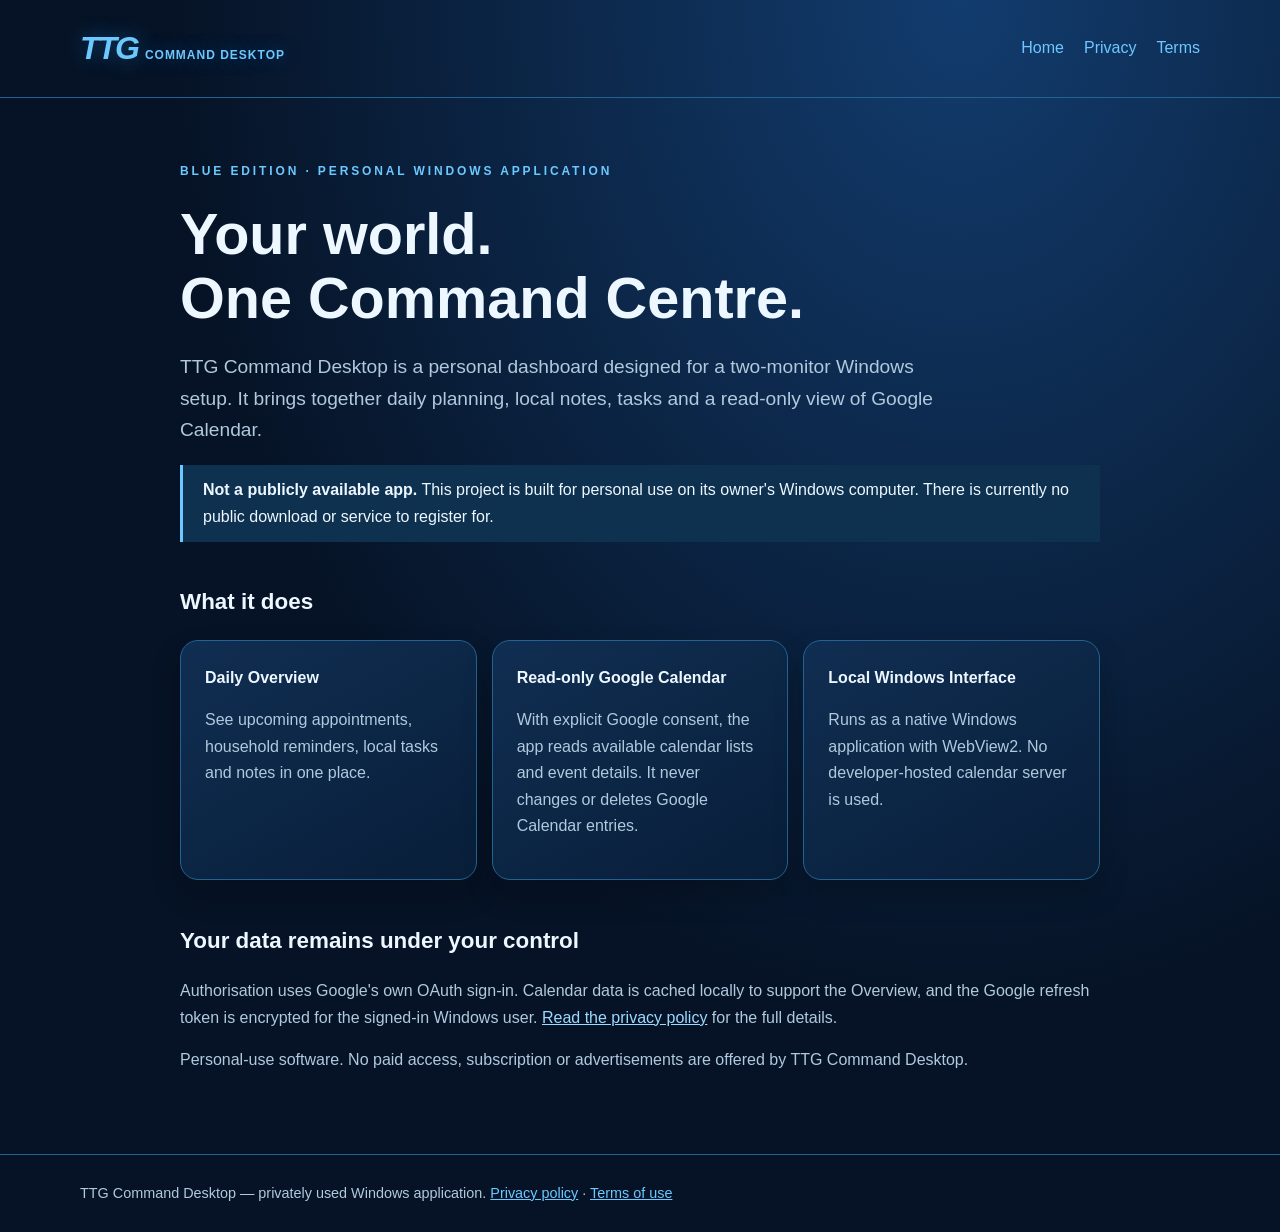
<file: index.html>
<!doctype html><html lang="en-GB"><head><meta charset="utf-8"><meta name="viewport" content="width=device-width,initial-scale=1"><title>Home | TTG Command Desktop</title><meta name="description" content="TTG Command Desktop is a private Windows command centre with a read-only Google Calendar integration."><link rel="stylesheet" href="./style.css"></head><body><header><div class="logo">TTG <small style="font-style:normal;font-size:12px;letter-spacing:1px">COMMAND DESKTOP</small></div><nav aria-label="Site navigation"><a href="./index.html">Home</a><a href="./privacy.html">Privacy</a><a href="./terms.html">Terms</a></nav></header><main><div class="kicker">Blue Edition · Personal Windows Application</div><h1>Your world.<br>One Command Centre.</h1><p class="lead">TTG Command Desktop is a personal dashboard designed for a two-monitor Windows setup. It brings together daily planning, local notes, tasks and a read-only view of Google Calendar.</p><div class="notice"><strong>Not a publicly available app.</strong> This project is built for personal use on its owner's Windows computer. There is currently no public download or service to register for.</div><h2>What it does</h2><div class="grid"><section class="card"><strong>Daily Overview</strong><p>See upcoming appointments, household reminders, local tasks and notes in one place.</p></section><section class="card"><strong>Read-only Google Calendar</strong><p>With explicit Google consent, the app reads available calendar lists and event details. It never changes or deletes Google Calendar entries.</p></section><section class="card"><strong>Local Windows Interface</strong><p>Runs as a native Windows application with WebView2. No developer-hosted calendar server is used.</p></section></div><h2>Your data remains under your control</h2><p>Authorisation uses Google's own OAuth sign-in. Calendar data is cached locally to support the Overview, and the Google refresh token is encrypted for the signed-in Windows user. <a href="./privacy.html">Read the privacy policy</a> for the full details.</p><p>Personal-use software. No paid access, subscription or advertisements are offered by TTG Command Desktop.</p></main><footer>TTG Command Desktop — privately used Windows application. <a href="./privacy.html">Privacy policy</a> · <a href="./terms.html">Terms of use</a></footer></body></html>
</file>
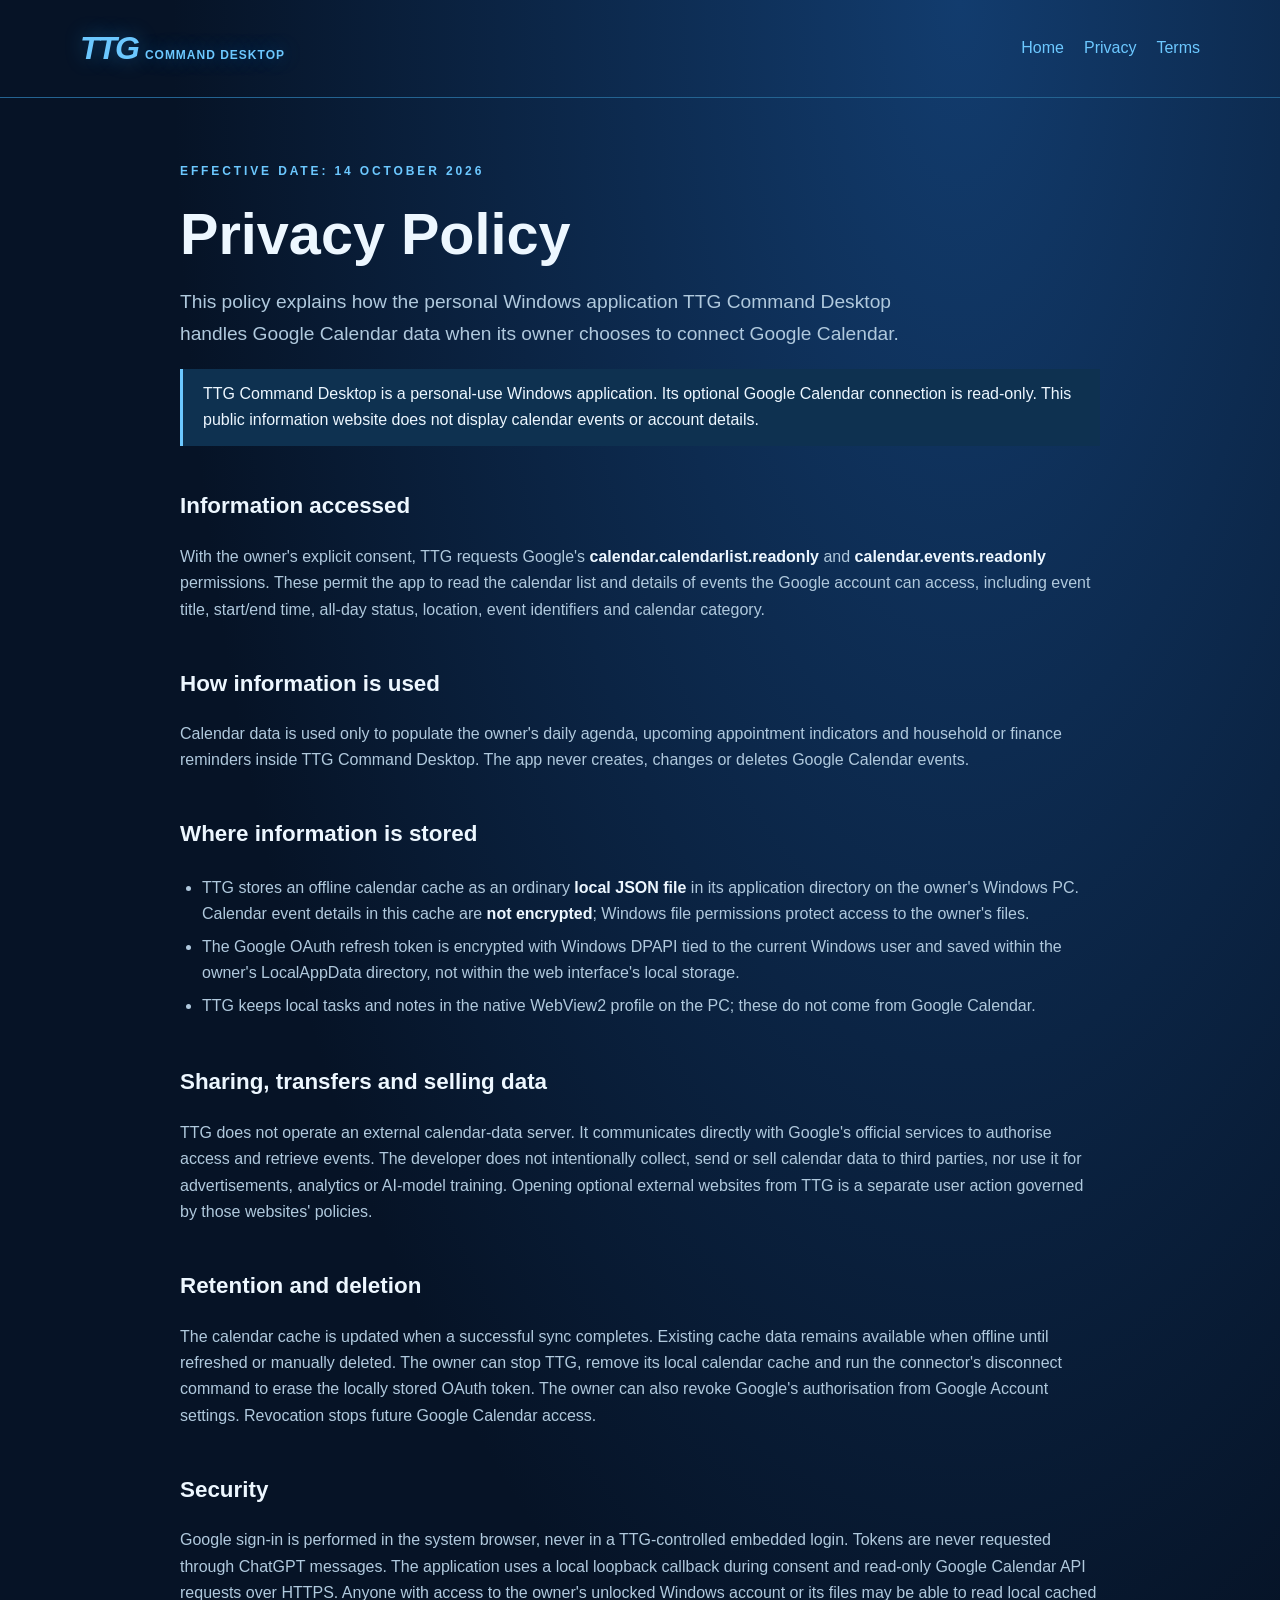
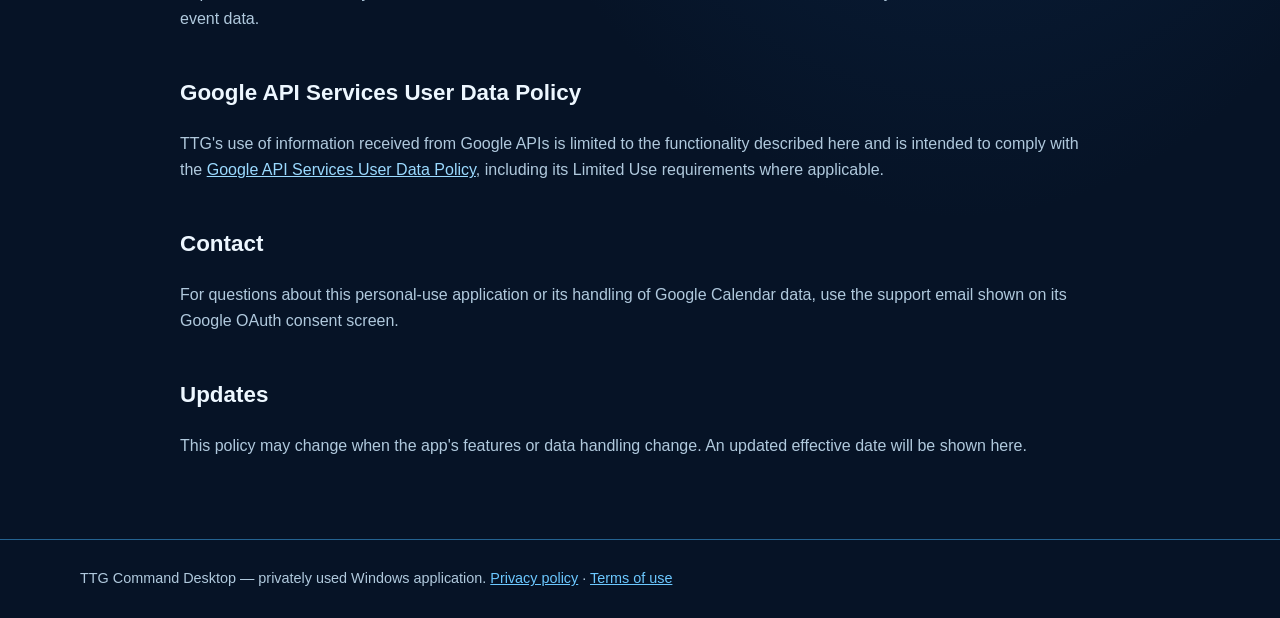
<file: privacy.html>
<!doctype html><html lang="en-GB"><head><meta charset="utf-8"><meta name="viewport" content="width=device-width,initial-scale=1"><title>Privacy policy | TTG Command Desktop</title><meta name="description" content="TTG Command Desktop is a private Windows command centre with a read-only Google Calendar integration."><link rel="stylesheet" href="./style.css"></head><body><header><div class="logo">TTG <small style="font-style:normal;font-size:12px;letter-spacing:1px">COMMAND DESKTOP</small></div><nav aria-label="Site navigation"><a href="./index.html">Home</a><a href="./privacy.html">Privacy</a><a href="./terms.html">Terms</a></nav></header><main><div class="kicker">Effective date: 14 October 2026</div><h1>Privacy Policy</h1><p class="lead">This policy explains how the personal Windows application TTG Command Desktop handles Google Calendar data when its owner chooses to connect Google Calendar.</p><div class="notice">TTG Command Desktop is a personal-use Windows application. Its optional Google Calendar connection is read-only. This public information website does not display calendar events or account details.</div><h2>Information accessed</h2><p>With the owner's explicit consent, TTG requests Google's <strong>calendar.calendarlist.readonly</strong> and <strong>calendar.events.readonly</strong> permissions. These permit the app to read the calendar list and details of events the Google account can access, including event title, start/end time, all-day status, location, event identifiers and calendar category.</p><h2>How information is used</h2><p>Calendar data is used only to populate the owner's daily agenda, upcoming appointment indicators and household or finance reminders inside TTG Command Desktop. The app never creates, changes or deletes Google Calendar events.</p><h2>Where information is stored</h2><ul><li>TTG stores an offline calendar cache as an ordinary <strong>local JSON file</strong> in its application directory on the owner's Windows PC. Calendar event details in this cache are <strong>not encrypted</strong>; Windows file permissions protect access to the owner's files.</li><li>The Google OAuth refresh token is encrypted with Windows DPAPI tied to the current Windows user and saved within the owner's LocalAppData directory, not within the web interface's local storage.</li><li>TTG keeps local tasks and notes in the native WebView2 profile on the PC; these do not come from Google Calendar.</li></ul><h2>Sharing, transfers and selling data</h2><p>TTG does not operate an external calendar-data server. It communicates directly with Google's official services to authorise access and retrieve events. The developer does not intentionally collect, send or sell calendar data to third parties, nor use it for advertisements, analytics or AI-model training. Opening optional external websites from TTG is a separate user action governed by those websites' policies.</p><h2>Retention and deletion</h2><p>The calendar cache is updated when a successful sync completes. Existing cache data remains available when offline until refreshed or manually deleted. The owner can stop TTG, remove its local calendar cache and run the connector's disconnect command to erase the locally stored OAuth token. The owner can also revoke Google's authorisation from Google Account settings. Revocation stops future Google Calendar access.</p><h2>Security</h2><p>Google sign-in is performed in the system browser, never in a TTG-controlled embedded login. Tokens are never requested through ChatGPT messages. The application uses a local loopback callback during consent and read-only Google Calendar API requests over HTTPS. Anyone with access to the owner's unlocked Windows account or its files may be able to read local cached event data.</p><h2>Google API Services User Data Policy</h2><p>TTG's use of information received from Google APIs is limited to the functionality described here and is intended to comply with the <a href="https://developers.google.com/terms/api-services-user-data-policy">Google API Services User Data Policy</a>, including its Limited Use requirements where applicable.</p><h2>Contact</h2><p>For questions about this personal-use application or its handling of Google Calendar data, use the support email shown on its Google OAuth consent screen.</p><h2>Updates</h2><p>This policy may change when the app's features or data handling change. An updated effective date will be shown here.</p></main><footer>TTG Command Desktop — privately used Windows application. <a href="./privacy.html">Privacy policy</a> · <a href="./terms.html">Terms of use</a></footer></body></html>
</file>
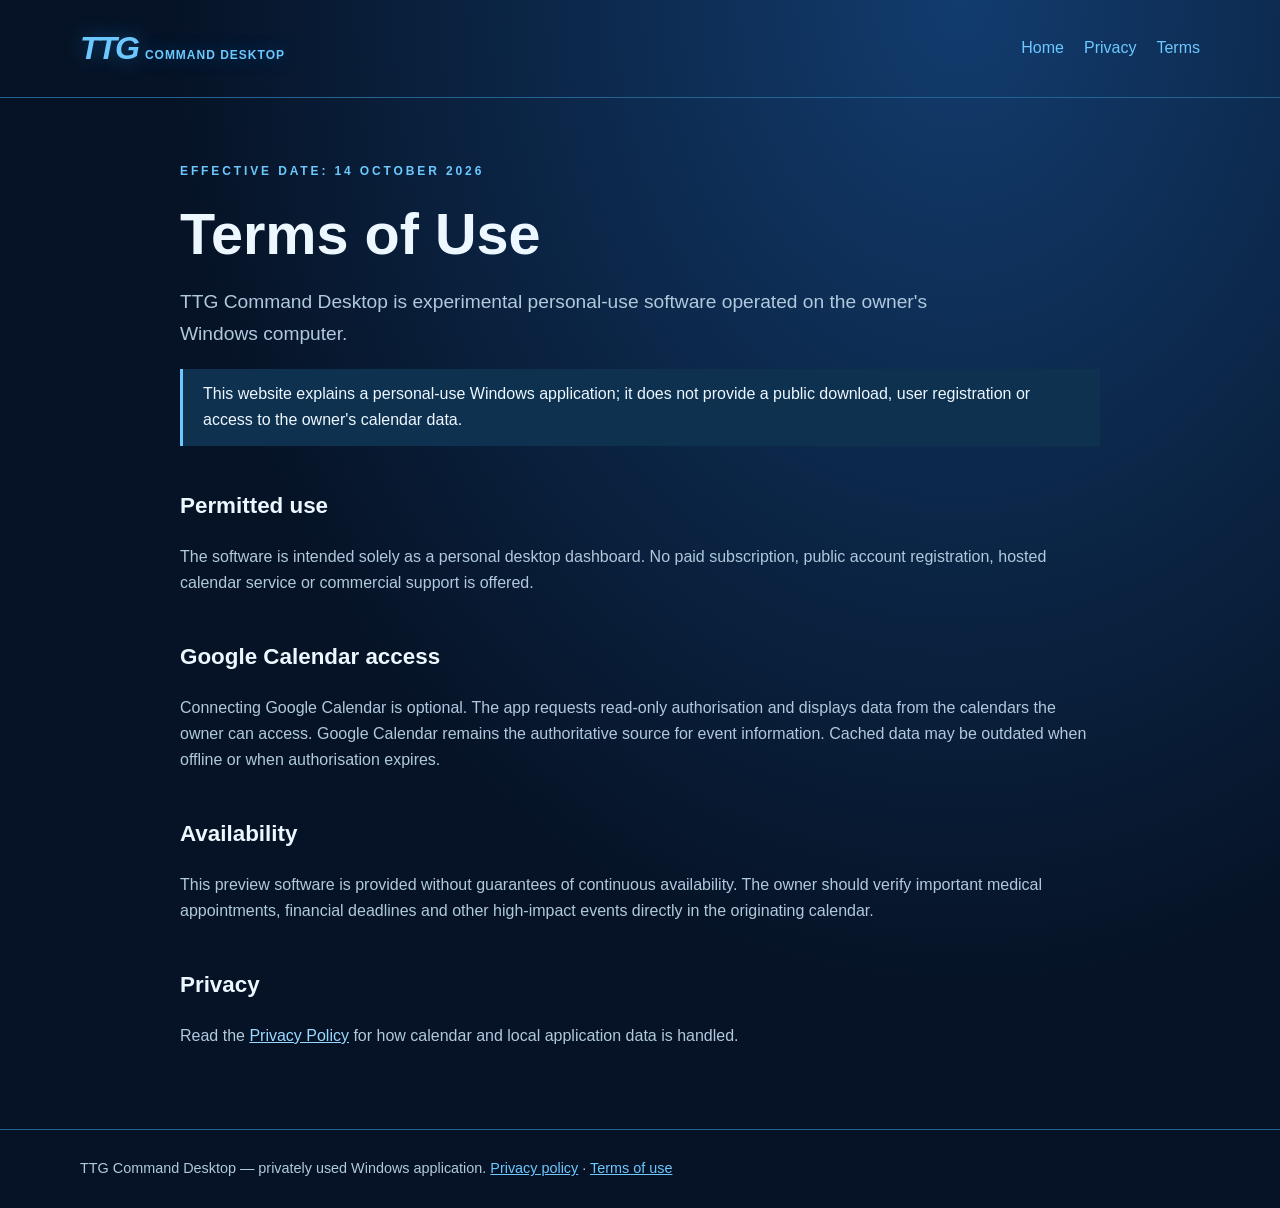
<file: terms.html>
<!doctype html><html lang="en-GB"><head><meta charset="utf-8"><meta name="viewport" content="width=device-width,initial-scale=1"><title>Terms of use | TTG Command Desktop</title><meta name="description" content="TTG Command Desktop is a private Windows command centre with a read-only Google Calendar integration."><link rel="stylesheet" href="./style.css"></head><body><header><div class="logo">TTG <small style="font-style:normal;font-size:12px;letter-spacing:1px">COMMAND DESKTOP</small></div><nav aria-label="Site navigation"><a href="./index.html">Home</a><a href="./privacy.html">Privacy</a><a href="./terms.html">Terms</a></nav></header><main><div class="kicker">Effective date: 14 October 2026</div><h1>Terms of Use</h1><p class="lead">TTG Command Desktop is experimental personal-use software operated on the owner's Windows computer.</p><div class="notice">This website explains a personal-use Windows application; it does not provide a public download, user registration or access to the owner's calendar data.</div><h2>Permitted use</h2><p>The software is intended solely as a personal desktop dashboard. No paid subscription, public account registration, hosted calendar service or commercial support is offered.</p><h2>Google Calendar access</h2><p>Connecting Google Calendar is optional. The app requests read-only authorisation and displays data from the calendars the owner can access. Google Calendar remains the authoritative source for event information. Cached data may be outdated when offline or when authorisation expires.</p><h2>Availability</h2><p>This preview software is provided without guarantees of continuous availability. The owner should verify important medical appointments, financial deadlines and other high-impact events directly in the originating calendar.</p><h2>Privacy</h2><p>Read the <a href="./privacy.html">Privacy Policy</a> for how calendar and local application data is handled.</p></main><footer>TTG Command Desktop — privately used Windows application. <a href="./privacy.html">Privacy policy</a> · <a href="./terms.html">Terms of use</a></footer></body></html>
</file>
<file: style.css>
:root{color-scheme:dark;--bg:#061326;--panel:#0c2543;--line:#246391;--blue:#6cc8ff;--text:#edf7ff;--muted:#b0c9dd}
*{box-sizing:border-box}body{margin:0;background:radial-gradient(ellipse at 75% 0,#123c6e 0,transparent 58%),var(--bg);font-family:Segoe UI,Arial,sans-serif;color:var(--text);min-height:100vh;line-height:1.65}
header{padding:22px min(7vw,80px);display:flex;justify-content:space-between;align-items:center;border-bottom:1px solid var(--line);gap:20px;flex-wrap:wrap}
.logo{font-weight:900;font-style:italic;letter-spacing:-2px;font-size:32px;color:var(--blue);text-shadow:0 0 20px #2da4ff6b}
nav{display:flex;gap:20px;flex-wrap:wrap}nav a,footer a{color:var(--blue)}a{color:#9bdaff}a:hover{text-decoration:underline}nav a{text-decoration:none}
main{width:min(920px,90vw);margin:4em auto 5em}h1{font-size:clamp(2rem,5vw,3.6rem);line-height:1.12;margin:.35em 0}h2{margin-top:1.9em;font-size:1.4rem}p,li{color:var(--muted)}
.kicker{text-transform:uppercase;letter-spacing:.24em;font-size:.75rem;color:var(--blue);font-weight:800}
.lead{font-size:1.2rem;max-width:780px}.card{background:linear-gradient(150deg,#102e52,#081e39);border:1px solid var(--line);border-radius:18px;padding:24px;margin-top:22px;box-shadow:0 14px 30px #0003}
.grid{display:grid;grid-template-columns:repeat(auto-fit,minmax(220px,1fr));gap:15px}.grid .card{margin:0}
strong{color:var(--text)}.notice{border-left:3px solid var(--blue);padding:12px 20px;background:#0e3150;color:var(--text)}
footer{padding:27px min(7vw,80px);color:var(--muted);font-size:.9rem;border-top:1px solid var(--line)}
ul{padding-left:22px}li{padding:3px 0}.tag{display:inline-block;font-size:.75rem;border:1px solid var(--line);border-radius:100px;padding:5px 12px;color:var(--blue)}
</file>
